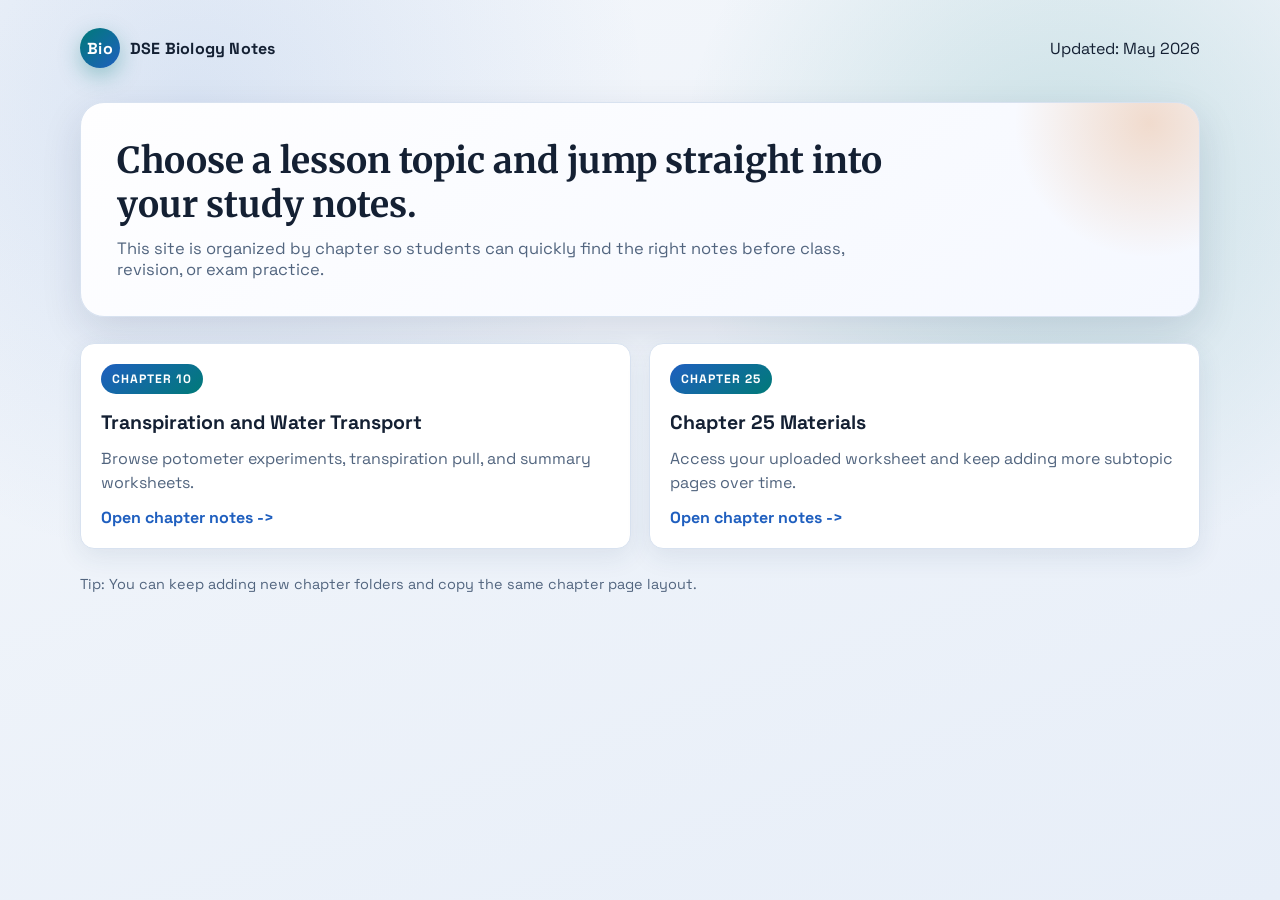
<file: index.html>
<!DOCTYPE html>
<html lang="en">
<head>
  <meta charset="UTF-8" />
  <meta name="viewport" content="width=device-width, initial-scale=1.0" />
  <title>DSE Biology Notes Hub</title>
  <meta name="description" content="Topic-by-topic DSE Biology lesson notes." />
  <link rel="preconnect" href="https://fonts.googleapis.com" />
  <link rel="preconnect" href="https://fonts.gstatic.com" crossorigin />
  <link href="https://fonts.googleapis.com/css2?family=Merriweather:wght@700&family=Space+Grotesk:wght@400;500;700&display=swap" rel="stylesheet" />
  <link rel="stylesheet" href="styles.css" />
</head>
<body>
  <main class="site-shell">
    <header class="topbar">
      <div class="brand">
        <div class="brand-badge">Bio</div>
        <div>DSE Biology Notes</div>
      </div>
      <div>Updated: May 2026</div>
    </header>

    <section class="hero">
      <h1>Choose a lesson topic and jump straight into your study notes.</h1>
      <p>
        This site is organized by chapter so students can quickly find the right notes before class,
        revision, or exam practice.
      </p>
    </section>

    <section class="card-grid" aria-label="Chapters">
      <a class="lesson-card" href="10/index.html">
        <div class="card-tag">Chapter 10</div>
        <h2>Transpiration and Water Transport</h2>
        <p>Browse potometer experiments, transpiration pull, and summary worksheets.</p>
        <div class="card-link">Open chapter notes</div>
      </a>

      <a class="lesson-card" href="25/index.html">
        <div class="card-tag">Chapter 25</div>
        <h2>Chapter 25 Materials</h2>
        <p>Access your uploaded worksheet and keep adding more subtopic pages over time.</p>
        <div class="card-link">Open chapter notes</div>
      </a>
    </section>

    <p class="footer-note">Tip: You can keep adding new chapter folders and copy the same chapter page layout.</p>
  </main>
</body>
</html>
</file>
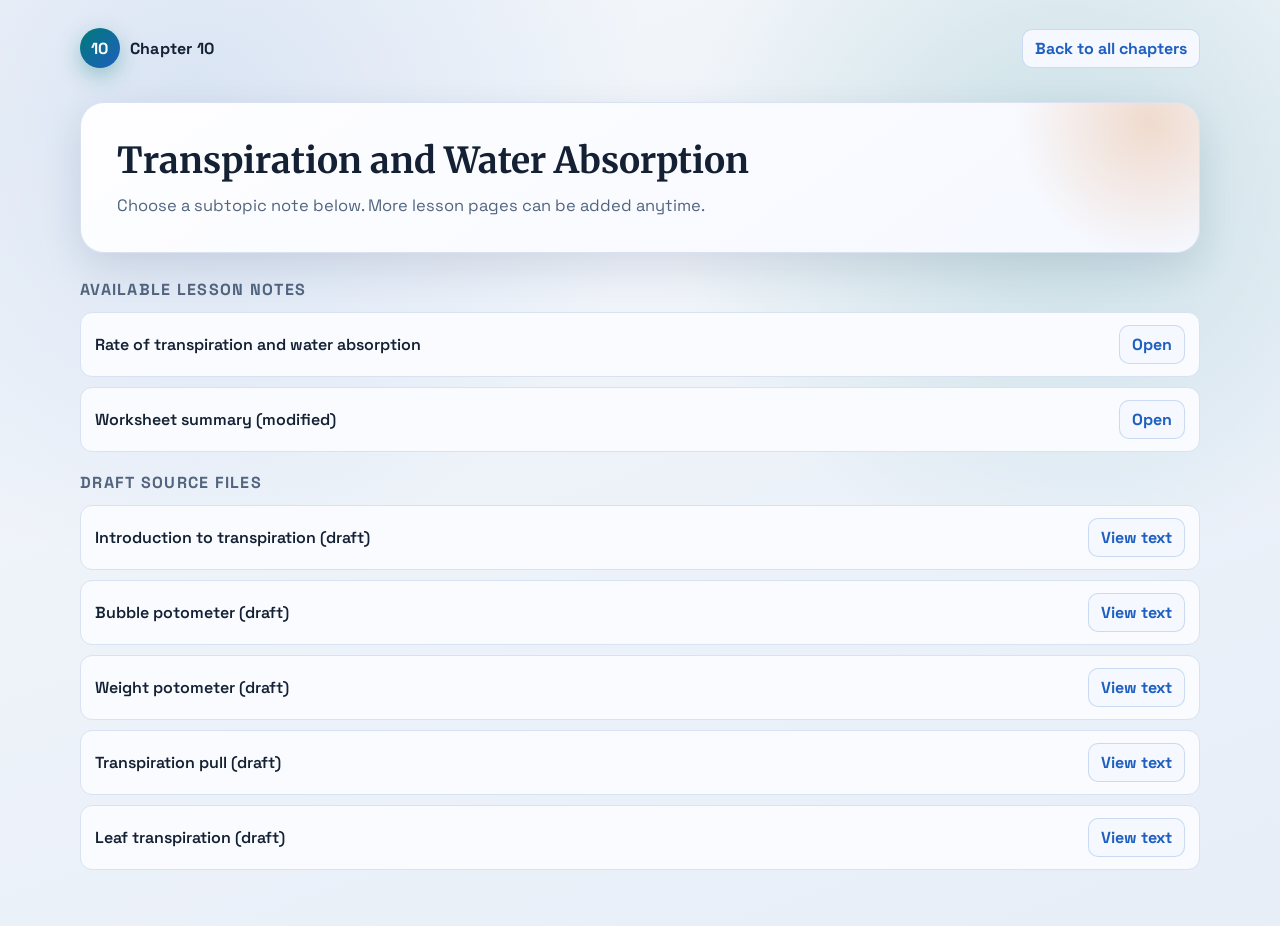
<file: 10/index.html>
<!DOCTYPE html>
<html lang="en">
<head>
  <meta charset="UTF-8" />
  <meta name="viewport" content="width=device-width, initial-scale=1.0" />
  <title>Chapter 10 - DSE Biology Notes</title>
  <link rel="preconnect" href="https://fonts.googleapis.com" />
  <link rel="preconnect" href="https://fonts.gstatic.com" crossorigin />
  <link href="https://fonts.googleapis.com/css2?family=Merriweather:wght@700&family=Space+Grotesk:wght@400;500;700&display=swap" rel="stylesheet" />
  <link rel="stylesheet" href="../styles.css" />
</head>
<body>
  <main class="site-shell">
    <header class="topbar">
      <div class="brand">
        <div class="brand-badge">10</div>
        <div>Chapter 10</div>
      </div>
      <a class="btn" href="../index.html">Back to all chapters</a>
    </header>

    <section class="hero">
      <h1>Transpiration and Water Absorption</h1>
      <p>Choose a subtopic note below. More lesson pages can be added anytime.</p>
    </section>

    <h2 class="section-title">Available lesson notes</h2>
    <section class="note-list">
      <article class="note-item">
        <span>Rate of transpiration and water absorption</span>
        <a class="btn" href="rate%20of%20transpiration%20and%20water%20absorption.html">Open</a>
      </article>

      <article class="note-item">
        <span>Worksheet summary (modified)</span>
        <a class="btn" href="ws_ch10_e_modified.html">Open</a>
      </article>
    </section>

    <h2 class="section-title">Draft source files</h2>
    <section class="note-list">
      <article class="note-item">
        <span>Introduction to transpiration (draft)</span>
        <a class="btn" href="ch10%20introduction%20transpiration.html.txt">View text</a>
      </article>

      <article class="note-item">
        <span>Bubble potometer (draft)</span>
        <a class="btn" href="ch%2010%20bubble%20potometer.html.txt">View text</a>
      </article>

      <article class="note-item">
        <span>Weight potometer (draft)</span>
        <a class="btn" href="ch%2010%20weight%20potometer.html.txt">View text</a>
      </article>

      <article class="note-item">
        <span>Transpiration pull (draft)</span>
        <a class="btn" href="ch10%20transpiration%20pull.html.txt">View text</a>
      </article>

      <article class="note-item">
        <span>Leaf transpiration (draft)</span>
        <a class="btn" href="leaf_transpiration.html.txt">View text</a>
      </article>
    </section>
  </main>
</body>
</html>
</file>
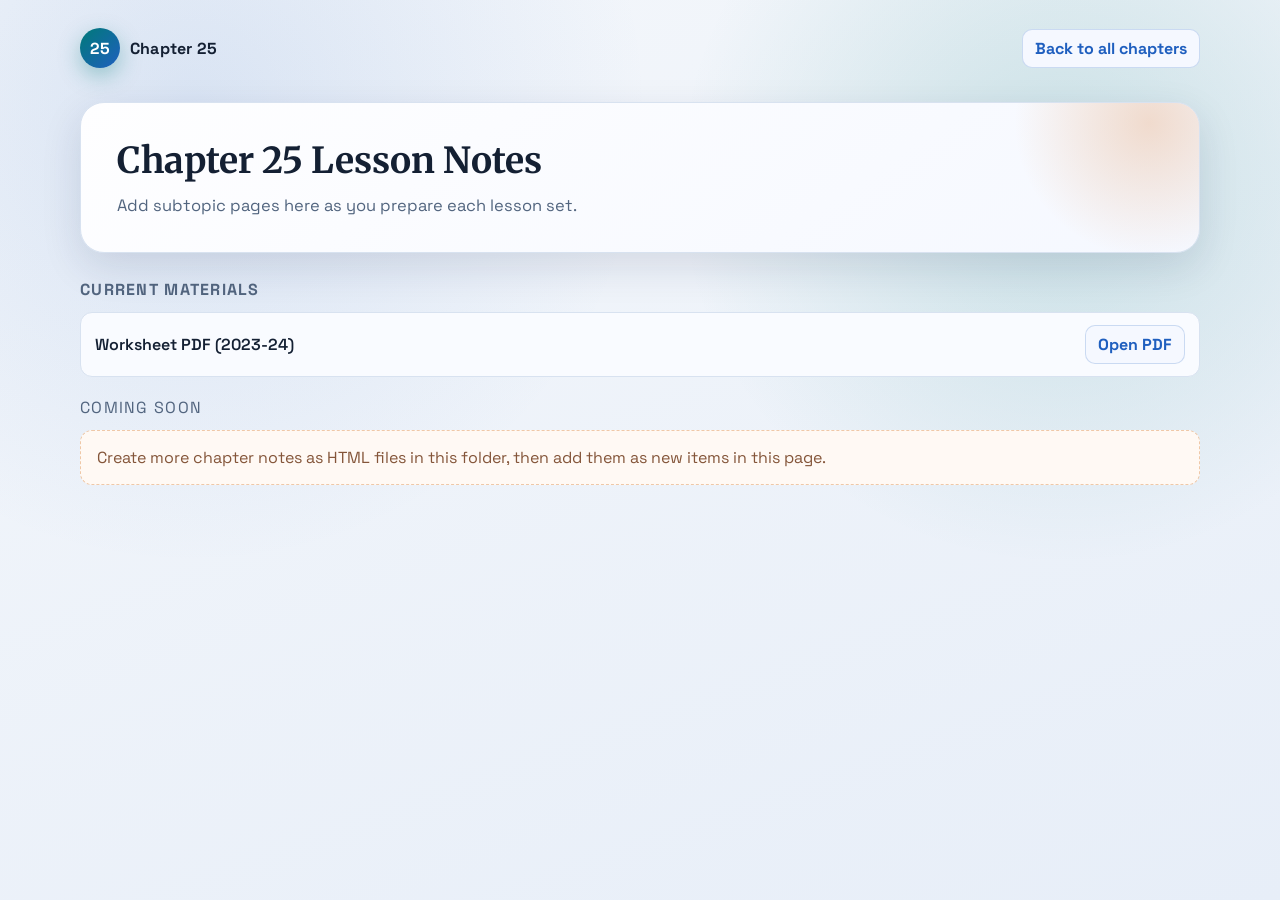
<file: 25/index.html>
<!DOCTYPE html>
<html lang="en">
<head>
  <meta charset="UTF-8" />
  <meta name="viewport" content="width=device-width, initial-scale=1.0" />
  <title>Chapter 25 - DSE Biology Notes</title>
  <link rel="preconnect" href="https://fonts.googleapis.com" />
  <link rel="preconnect" href="https://fonts.gstatic.com" crossorigin />
  <link href="https://fonts.googleapis.com/css2?family=Merriweather:wght@700&family=Space+Grotesk:wght@400;500;700&display=swap" rel="stylesheet" />
  <link rel="stylesheet" href="../styles.css" />
</head>
<body>
  <main class="site-shell">
    <header class="topbar">
      <div class="brand">
        <div class="brand-badge">25</div>
        <div>Chapter 25</div>
      </div>
      <a class="btn" href="../index.html">Back to all chapters</a>
    </header>

    <section class="hero">
      <h1>Chapter 25 Lesson Notes</h1>
      <p>Add subtopic pages here as you prepare each lesson set.</p>
    </section>

    <h2 class="section-title">Current materials</h2>
    <section class="note-list">
      <article class="note-item">
        <span>Worksheet PDF (2023-24)</span>
        <a class="btn" href="ws_ch25_e_modified_2324.pdf">Open PDF</a>
      </article>
    </section>

    <div class="section-title">Coming soon</div>
    <section class="empty-state">
      Create more chapter notes as HTML files in this folder, then add them as new items in this page.
    </section>
  </main>
</body>
</html>
</file>
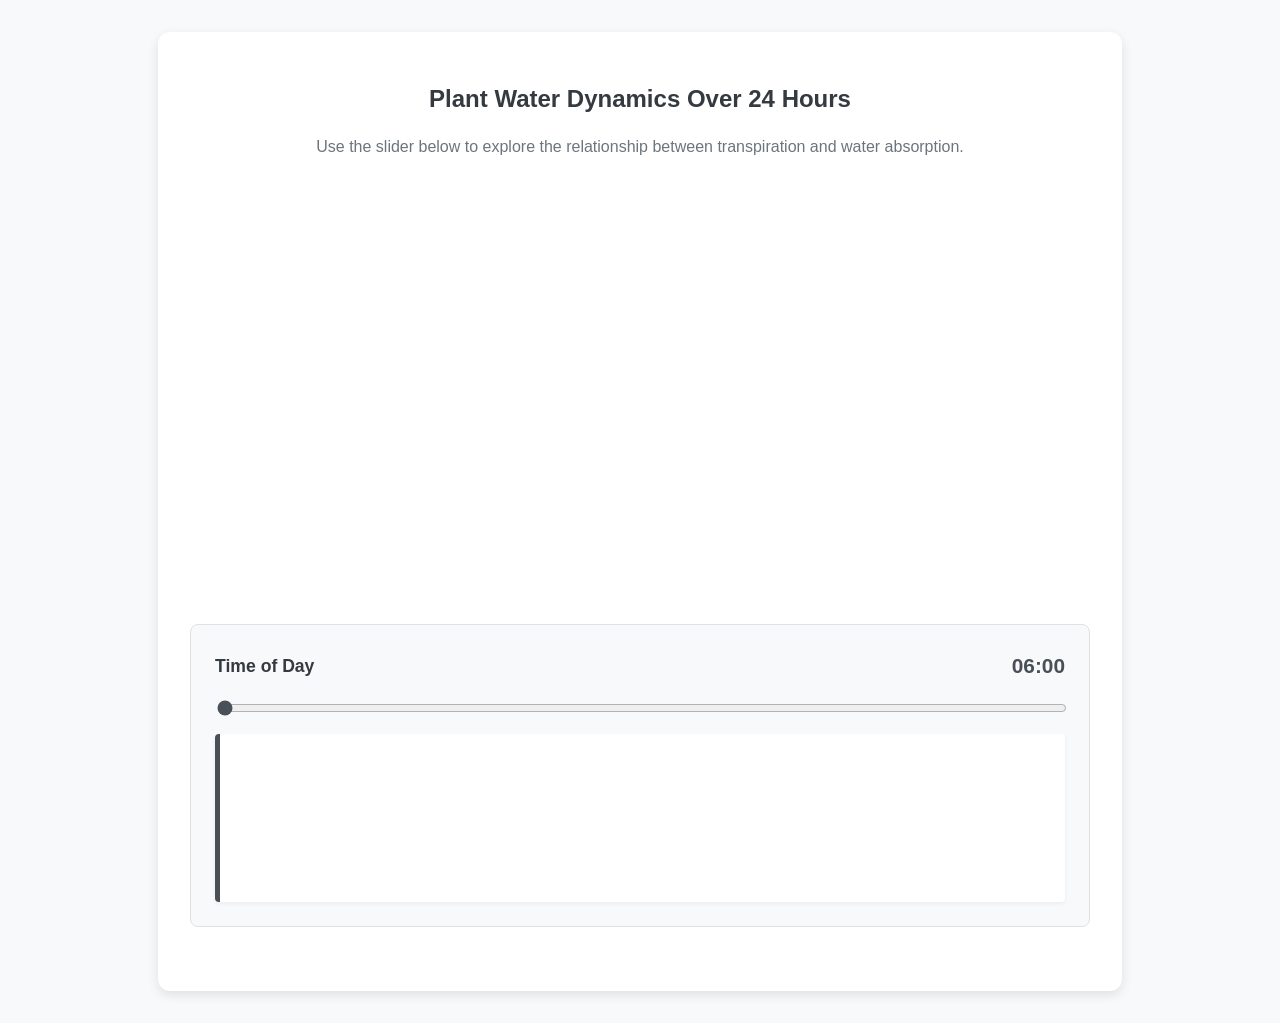
<file: 10/rate of transpiration and water absorption.html>
<!DOCTYPE html>
<html lang="en">
<head>
    <meta charset="UTF-8">
    <meta name="viewport" content="width=device-width, initial-scale=1.0">
    <title>Interactive Transpiration Guide</title>
    <script src="https://d3js.org/d3.v7.min.js"></script>
    <style>
        :root {
            --red-color: #e63946;
            --blue-color: #00b4d8;
            --bg-color: #f8f9fa;
            --text-main: #343a40;
            --text-muted: #6c757d;
            --accent: #495057;
        }

        body {
            font-family: 'Segoe UI', Tahoma, Geneva, Verdana, sans-serif;
            background-color: var(--bg-color);
            color: var(--text-main);
            margin: 0;
            padding: 2rem;
            line-height: 1.6;
        }

        .container {
            max-width: 900px;
            margin: 0 auto;
            background: white;
            padding: 2rem;
            border-radius: 12px;
            box-shadow: 0 4px 12px rgba(0,0,0,0.1);
        }

        h1 {
            text-align: center;
            font-size: 1.5rem;
            margin-bottom: 0.5rem;
        }
        
        .subtitle {
            text-align: center;
            color: var(--text-muted);
            margin-bottom: 2rem;
        }

        /* Chart Styling */
        #chart-container {
            width: 100%;
            height: 400px;
            position: relative;
        }

        .axis text { font-size: 12px; fill: var(--text-muted); }
        .axis path, .axis line { stroke: #dee2e6; }
        .axis-title { font-size: 13px; font-weight: 600; fill: var(--text-main); }

        .line-trans { fill: none; stroke: var(--red-color); stroke-width: 3px; }
        .line-abs { fill: none; stroke: var(--blue-color); stroke-width: 3px; }
        .area { fill: #adb5bd; fill-opacity: 0.4; stroke: none; }
        .area-label { font-size: 16px; font-weight: bold; fill: #343a40; text-anchor: middle; }

        /* Slider Controls */
        .controls {
            margin: 2rem 0;
            padding: 1.5rem;
            background: var(--bg-color);
            border-radius: 8px;
            border: 1px solid #dee2e6;
            display: flex;
            flex-direction: column;
            gap: 1rem;
        }

        .slider-header {
            display: flex;
            justify-content: space-between;
            align-items: center;
            font-weight: bold;
            font-size: 1.1rem;
        }

        input[type=range] {
            width: 100%;
            cursor: pointer;
            accent-color: var(--accent);
        }

        /* Dynamic Description Box */
        .step-description {
            background: white;
            border-left: 5px solid var(--accent);
            padding: 1.5rem;
            border-radius: 4px;
            box-shadow: 0 2px 4px rgba(0,0,0,0.05);
            font-size: 1.05rem;
            min-height: 120px;
        }

        .keyword {
            font-weight: bold;
            color: #0056b3;
            background: #e9ecef;
            padding: 2px 6px;
            border-radius: 4px;
        }

        /* Interactive Tracker */
        .tracker-line { stroke: var(--accent); stroke-width: 2px; stroke-dasharray: 4; }
        .tracker-dot-trans { fill: var(--red-color); stroke: white; stroke-width: 2px; }
        .tracker-dot-abs { fill: var(--blue-color); stroke: white; stroke-width: 2px; }
        .tracker-text { font-size: 12px; font-weight: bold; fill: white; }
        .tracker-bg-trans { fill: var(--red-color); rx: 4; }
        .tracker-bg-abs { fill: var(--blue-color); rx: 4; }

    </style>
</head>
<body>

<div class="container">
    <h1>Plant Water Dynamics Over 24 Hours</h1>
    <p class="subtitle">Use the slider below to explore the relationship between transpiration and water absorption.</p>
    
    <div id="chart-container"></div>

    <div class="controls">
        <div class="slider-header">
            <span>Time of Day</span>
            <span id="time-display" style="color: var(--accent); font-size: 1.3rem;">06:00</span>
        </div>
        <input type="range" id="timeSlider" min="0" max="24" step="0.1" value="0">
        
        <div class="step-description" id="description-box">
            </div>
    </div>
</div>

<script>
    // 1. Data Preparation (0 to 24 hours)
    const data = [
        { t: 0, label: '0600', trans: 5, abs: 5 },
        { t: 2, label: '0800', trans: 18, abs: 12 },
        { t: 4, label: '1000', trans: 34, abs: 22 },
        { t: 6, label: '1200', trans: 47, abs: 33 },
        { t: 8, label: '1400', trans: 56, abs: 42 },
        { t: 10, label: '1600', trans: 45, abs: 45 },
        { t: 12, label: '1800', trans: 22, abs: 49 },
        { t: 14, label: '2000', trans: 10, abs: 32 },
        { t: 16, label: '2200', trans: 6, abs: 14 },
        { t: 18, label: '2400', trans: 4, abs: 7 },
        { t: 20, label: '0200', trans: 4.5, abs: 5.5 },
        { t: 22, label: '0400', trans: 5, abs: 5.5 },
        { t: 24, label: '0600', trans: 5.5, abs: 5.5 }
    ];

    // 2. Setup Chart Dimensions
    const container = document.getElementById('chart-container');
    const margin = {top: 30, right: 30, bottom: 50, left: 60};
    const width = container.clientWidth - margin.left - margin.right;
    const height = container.clientHeight - margin.top - margin.bottom;

    const svg = d3.select("#chart-container").append("svg")
        .attr("width", width + margin.left + margin.right)
        .attr("height", height + margin.top + margin.bottom)
        .append("g")
        .attr("transform", `translate(${margin.left},${margin.top})`);

    // 3. Scales & Axes
    const x = d3.scaleLinear().domain([0, 24]).range([0, width]);
    const y = d3.scaleLinear().domain([0, 65]).range([height, 0]);

    const xTickLabels = data.map(d => d.label);
    svg.append("g")
        .attr("class", "axis")
        .attr("transform", `translate(0,${height})`)
        .call(d3.axisBottom(x).tickValues(data.map(d => d.t)).tickFormat((d, i) => xTickLabels[i]));

    svg.append("g")
        .attr("class", "axis")
        .call(d3.axisLeft(y).tickValues([10, 20, 30, 40, 50, 60]));

    // Axis Titles
    svg.append("text").attr("class", "axis-title").attr("x", width).attr("y", height + 40).style("text-anchor", "end").text("Time (hours)");
    svg.append("text").attr("class", "axis-title").attr("transform", "rotate(-90)").attr("y", -40).attr("x", 0).style("text-anchor", "end").text("Rate (g h⁻¹)");

    // 4. Draw Areas and Lines
    const curveType = d3.curveMonotoneX;
    
    // Areas
    svg.append("path")
        .datum(data.filter(d => d.t <= 10))
        .attr("class", "area area-x")
        .attr("d", d3.area().x(d => x(d.t)).y0(d => y(d.abs)).y1(d => y(d.trans)).curve(curveType));

    svg.append("path")
        .datum(data.filter(d => d.t >= 10))
        .attr("class", "area area-y")
        .attr("d", d3.area().x(d => x(d.t)).y0(d => y(d.trans)).y1(d => y(d.abs)).curve(curveType));

    svg.append("text").attr("class", "area-label").attr("x", x(6.5)).attr("y", y(48)).text("Area X");
    svg.append("text").attr("class", "area-label").attr("x", x(12)).attr("y", y(38)).text("Area Y");

    // Lines
    svg.append("path").datum(data).attr("class", "line-abs").attr("d", d3.line().x(d => x(d.t)).y(d => y(d.abs)).curve(curveType));
    svg.append("path").datum(data).attr("class", "line-trans").attr("d", d3.line().x(d => x(d.t)).y(d => y(d.trans)).curve(curveType));

    // Legend
    svg.append("circle").attr("cx", 20).attr("cy", 10).attr("r", 5).style("fill", "var(--red-color)");
    svg.append("text").attr("x", 30).attr("y", 14).text("Transpiration").style("font-size", "13px").attr("alignment-baseline","middle");
    svg.append("circle").attr("cx", 20).attr("cy", 30).attr("r", 5).style("fill", "var(--blue-color)");
    svg.append("text").attr("x", 30).attr("y", 34).text("Water Absorption").style("font-size", "13px").attr("alignment-baseline","middle");

    // 5. Interactive Tracker Elements
    const tracker = svg.append("g").style("display", "none");
    
    tracker.append("line").attr("class", "tracker-line").attr("y1", 0).attr("y2", height);
    
    // Transpiration Tracker
    tracker.append("circle").attr("class", "tracker-dot-trans").attr("r", 6);
    const transLabelGroup = tracker.append("g").attr("transform", "translate(10, -10)");
    transLabelGroup.append("rect").attr("class", "tracker-bg-trans").attr("width", 35).attr("height", 20).attr("y", -10);
    const transText = transLabelGroup.append("text").attr("class", "tracker-text").attr("x", 17.5).attr("y", 4).style("text-anchor", "middle");

    // Absorption Tracker
    tracker.append("circle").attr("class", "tracker-dot-abs").attr("r", 6);
    const absLabelGroup = tracker.append("g").attr("transform", "translate(10, 10)");
    absLabelGroup.append("rect").attr("class", "tracker-bg-abs").attr("width", 35).attr("height", 20).attr("y", -10);
    const absText = absLabelGroup.append("text").attr("class", "tracker-text").attr("x", 17.5).attr("y", 4).style("text-anchor", "middle");

    // 6. Logic & Interpolation
    const slider = document.getElementById('timeSlider');
    const timeDisplay = document.getElementById('time-display');
    const descBox = document.getElementById('description-box');

    function getInterpolatedValue(t, key) {
        let i = 0;
        while(i < data.length - 1 && data[i+1].t <= t) i++;
        if (i === data.length - 1) return data[i][key];
        
        let d0 = data[i], d1 = data[i+1];
        let ratio = (t - d0.t) / (d1.t - d0.t);
        // Simple linear interpolation for the tracker position
        return d0[key] + ratio * (d1[key] - d0[key]); 
    }

    function formatTime(t) {
        let hours = Math.floor(t) + 6; // starts at 0600
        if (hours >= 24) hours -= 24;
        let mins = Math.round((t % 1) * 60);
        return `${hours.toString().padStart(2, '0')}:${mins.toString().padStart(2, '0')}`;
    }

    function updateStepDescription(t) {
        let html = "";
        
        if (t === 0) {
            html = "<strong>06:00 (Start of Day):</strong> The sun is rising. Both transpiration and water absorption are at their lowest baseline. The stomata are mostly closed.";
        } else if (t > 0 && t < 8) {
            html = "<strong>Morning to Early Afternoon:</strong> Light intensity and temperature rise, causing stomata to open <span class='keyword'>wider</span>. The rate of <span class='keyword'>evaporation</span> increases rapidly. The plant is losing more water than it can absorb, creating Area X (Net Water <span class='keyword'>Loss</span>).";
        } else if (t >= 8 && t < 10) {
            html = "<strong>Mid-Afternoon (Peak):</strong> The rate of transpiration reaches its maximum around 14:00. The increased transpiration creates a massive <span class='keyword'>transpiration pull</span>, forcing the roots to absorb more water to catch up. Absorption is still rising rapidly.";
        } else if (t >= 10 && t < 10.5) {
            html = "<strong>16:00 (Intersection):</strong> A crucial turning point. The rate of transpiration has dropped to exactly match the rate of water absorption. This is the moment the plant's internal water deficit is at its highest point.";
        } else if (t >= 10.5 && t < 18) {
            html = "<strong>Evening to Midnight:</strong> Temperatures drop and light fades. Stomata close, severely dropping transpiration. Water absorption also falls, but remains higher than transpiration. The plant begins a net <span class='keyword'>uptake</span> of water (Area Y).";
        } else {
            html = "<strong>Night to Early Morning:</strong> Both rates are low and stable. Because Area Y is <span class='keyword'>larger</span> than Area X over the 24 hours, the plant has effectively retained extra water for photosynthesis and cell growth.";
        }
        
        descBox.innerHTML = html;
        
        // Dynamically update border color based on phase
        if (t < 10) { descBox.style.borderLeftColor = "var(--red-color)"; } 
        else if (t >= 10 && t < 18) { descBox.style.borderLeftColor = "var(--blue-color)"; }
        else { descBox.style.borderLeftColor = "var(--accent)"; }
    }

    function updateChart() {
        const t = parseFloat(slider.value);
        tracker.style("display", "block");

        // Update Tracker Line
        const xPos = x(t);
        tracker.select(".tracker-line").attr("x1", xPos).attr("x2", xPos);

        // Calculate Y values
        const vTrans = getInterpolatedValue(t, 'trans');
        const vAbs = getInterpolatedValue(t, 'abs');
        const yTrans = y(vTrans);
        const yAbs = y(vAbs);

        // Move Dots & Labels
        tracker.select(".tracker-dot-trans").attr("cx", xPos).attr("cy", yTrans);
        tracker.select(".tracker-dot-abs").attr("cx", xPos).attr("cy", yAbs);

        transLabelGroup.attr("transform", `translate(${xPos + 12}, ${yTrans})`);
        absLabelGroup.attr("transform", `translate(${xPos + 12}, ${yAbs})`);

        // Prevent label overlap if they get too close
        if (Math.abs(yTrans - yAbs) < 25) {
            if (yTrans < yAbs) {
                transLabelGroup.attr("transform", `translate(${xPos + 12}, ${yTrans - 10})`);
                absLabelGroup.attr("transform", `translate(${xPos + 12}, ${yAbs + 10})`);
            } else {
                transLabelGroup.attr("transform", `translate(${xPos + 12}, ${yTrans + 10})`);
                absLabelGroup.attr("transform", `translate(${xPos + 12}, ${yAbs - 10})`);
            }
        }

        transText.text(Math.round(vTrans));
        absText.text(Math.round(vAbs));

        // Update UI
        timeDisplay.innerText = formatTime(t);
        updateStepDescription(t);
    }

    // Event Listeners
    slider.addEventListener('input', updateChart);
    
    // Initialize chart
    updateChart();

</script>
</body>
</html>
</file>
<file: styles.css>
:root {
  --bg: #f4f7fb;
  --bg-deep: #e7eef8;
  --surface: #ffffff;
  --surface-soft: #f9fbff;
  --text: #142033;
  --muted: #52657f;
  --line: #d8e2f0;
  --accent: #007a78;
  --accent-2: #d96f1d;
  --accent-3: #1f5fbf;
  --shadow: 0 14px 40px rgba(13, 37, 76, 0.12);
  --radius-lg: 24px;
  --radius-md: 14px;
}

* {
  box-sizing: border-box;
}

html,
body {
  margin: 0;
  padding: 0;
}

body {
  font-family: "Space Grotesk", "Segoe UI", sans-serif;
  color: var(--text);
  background:
    radial-gradient(circle at 15% 12%, rgba(31, 95, 191, 0.12), transparent 34%),
    radial-gradient(circle at 83% 20%, rgba(0, 122, 120, 0.16), transparent 30%),
    linear-gradient(160deg, var(--bg) 0%, var(--bg-deep) 100%);
  min-height: 100vh;
}

a {
  color: inherit;
  text-decoration: none;
}

.site-shell {
  width: min(1120px, 92vw);
  margin: 0 auto;
  padding: 28px 0 56px;
}

.topbar {
  display: flex;
  justify-content: space-between;
  align-items: center;
  gap: 14px;
  margin-bottom: 34px;
}

.brand {
  display: flex;
  align-items: center;
  gap: 10px;
  font-weight: 700;
  letter-spacing: 0.2px;
}

.brand-badge {
  width: 40px;
  height: 40px;
  border-radius: 50%;
  display: grid;
  place-items: center;
  background: linear-gradient(135deg, var(--accent), var(--accent-3));
  color: #fff;
  box-shadow: 0 8px 22px rgba(0, 122, 120, 0.34);
}

.hero {
  position: relative;
  overflow: hidden;
  background: linear-gradient(145deg, #fefeff, #f5f8ff);
  border: 1px solid var(--line);
  border-radius: var(--radius-lg);
  box-shadow: var(--shadow);
  padding: 36px;
  margin-bottom: 26px;
  animation: rise-in 0.7s ease-out both;
}

.hero::after {
  content: "";
  position: absolute;
  width: 280px;
  height: 280px;
  border-radius: 50%;
  top: -120px;
  right: -90px;
  background: radial-gradient(circle, rgba(217, 111, 29, 0.22), transparent 68%);
}

.hero h1 {
  margin: 0;
  font-family: "Merriweather", Georgia, serif;
  font-size: clamp(1.8rem, 2.8vw, 2.7rem);
  line-height: 1.22;
  max-width: 820px;
}

.hero p {
  color: var(--muted);
  font-size: 1.03rem;
  max-width: 760px;
  margin-top: 12px;
  margin-bottom: 0;
}

.card-grid {
  display: grid;
  grid-template-columns: repeat(auto-fit, minmax(250px, 1fr));
  gap: 18px;
}

.lesson-card {
  position: relative;
  overflow: hidden;
  background: var(--surface);
  border: 1px solid var(--line);
  border-radius: var(--radius-md);
  box-shadow: 0 8px 26px rgba(31, 62, 102, 0.09);
  padding: 20px;
  display: flex;
  flex-direction: column;
  gap: 12px;
  min-height: 190px;
  transition: transform 0.22s ease, box-shadow 0.22s ease, border-color 0.22s ease;
  animation: rise-in 0.5s ease-out both;
}

.lesson-card:nth-child(2) {
  animation-delay: 0.12s;
}

.lesson-card:nth-child(3) {
  animation-delay: 0.18s;
}

.lesson-card:hover {
  transform: translateY(-5px);
  border-color: rgba(31, 95, 191, 0.28);
  box-shadow: 0 18px 36px rgba(31, 62, 102, 0.16);
}

.card-tag {
  width: fit-content;
  font-size: 0.76rem;
  font-weight: 700;
  letter-spacing: 0.08em;
  text-transform: uppercase;
  color: #fff;
  background: linear-gradient(140deg, var(--accent-3), var(--accent));
  border-radius: 999px;
  padding: 7px 11px;
}

.lesson-card h2 {
  margin: 4px 0 0;
  font-size: 1.22rem;
}

.lesson-card p {
  margin: 0;
  color: var(--muted);
  line-height: 1.5;
}

.card-link {
  margin-top: auto;
  font-weight: 700;
  color: var(--accent-3);
}

.card-link::after {
  content: " ->";
}

.section-title {
  margin: 20px 0 12px;
  font-size: 1rem;
  letter-spacing: 0.08em;
  text-transform: uppercase;
  color: var(--muted);
}

.note-list {
  display: grid;
  gap: 10px;
}

.note-item {
  display: flex;
  justify-content: space-between;
  gap: 18px;
  align-items: center;
  background: var(--surface-soft);
  border: 1px solid var(--line);
  border-radius: 12px;
  padding: 12px 14px;
}

.note-item span {
  font-weight: 600;
}

.btn {
  display: inline-flex;
  align-items: center;
  justify-content: center;
  gap: 8px;
  border: 1px solid rgba(31, 95, 191, 0.2);
  background: #f5f8ff;
  color: var(--accent-3);
  border-radius: 10px;
  font-weight: 700;
  padding: 8px 12px;
}

.btn:hover {
  background: #edf3ff;
}

.empty-state {
  background: #fff9f4;
  border: 1px dashed #efc8a7;
  border-radius: 12px;
  padding: 16px;
  color: #845539;
}

.footer-note {
  margin-top: 26px;
  color: var(--muted);
  font-size: 0.9rem;
}

@keyframes rise-in {
  from {
    opacity: 0;
    transform: translateY(12px);
  }

  to {
    opacity: 1;
    transform: translateY(0);
  }
}

@media (max-width: 760px) {
  .site-shell {
    width: min(1120px, 94vw);
  }

  .hero {
    padding: 26px;
  }

  .note-item {
    flex-direction: column;
    align-items: flex-start;
  }
}
</file>
